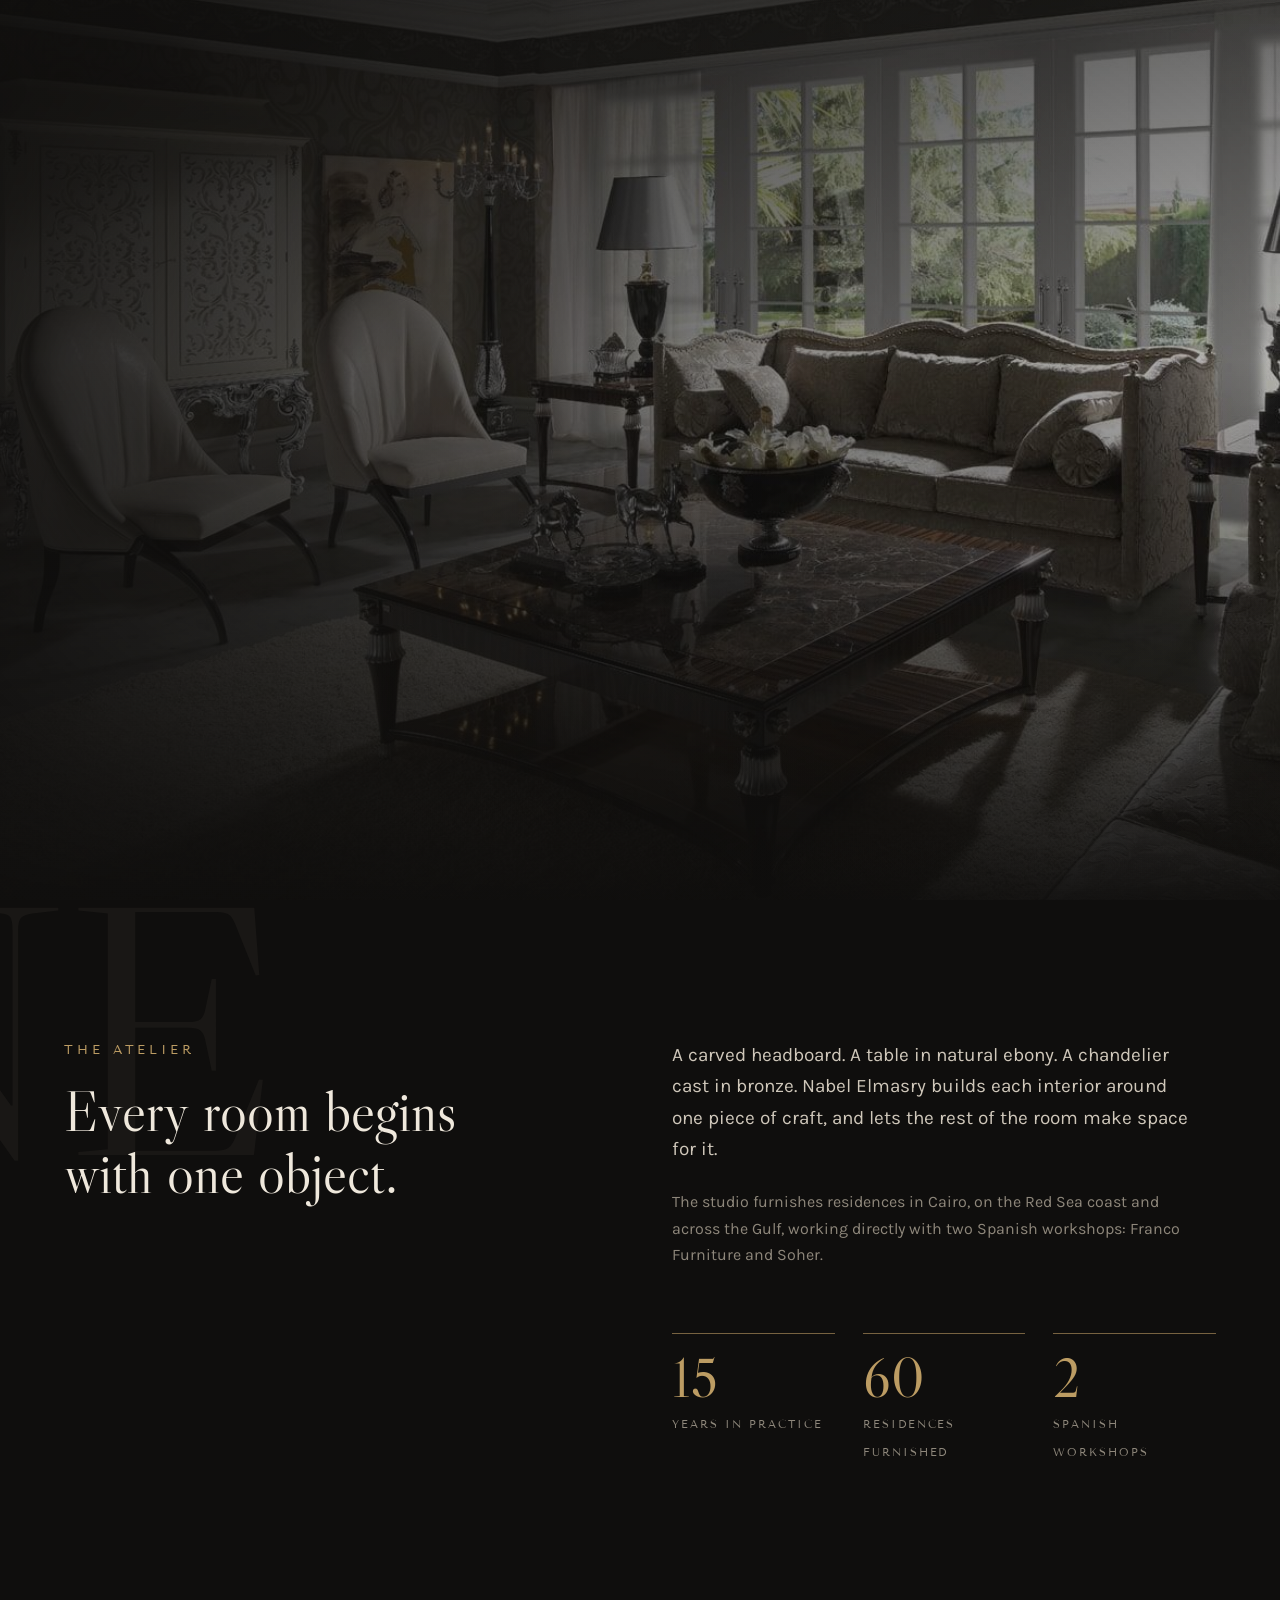
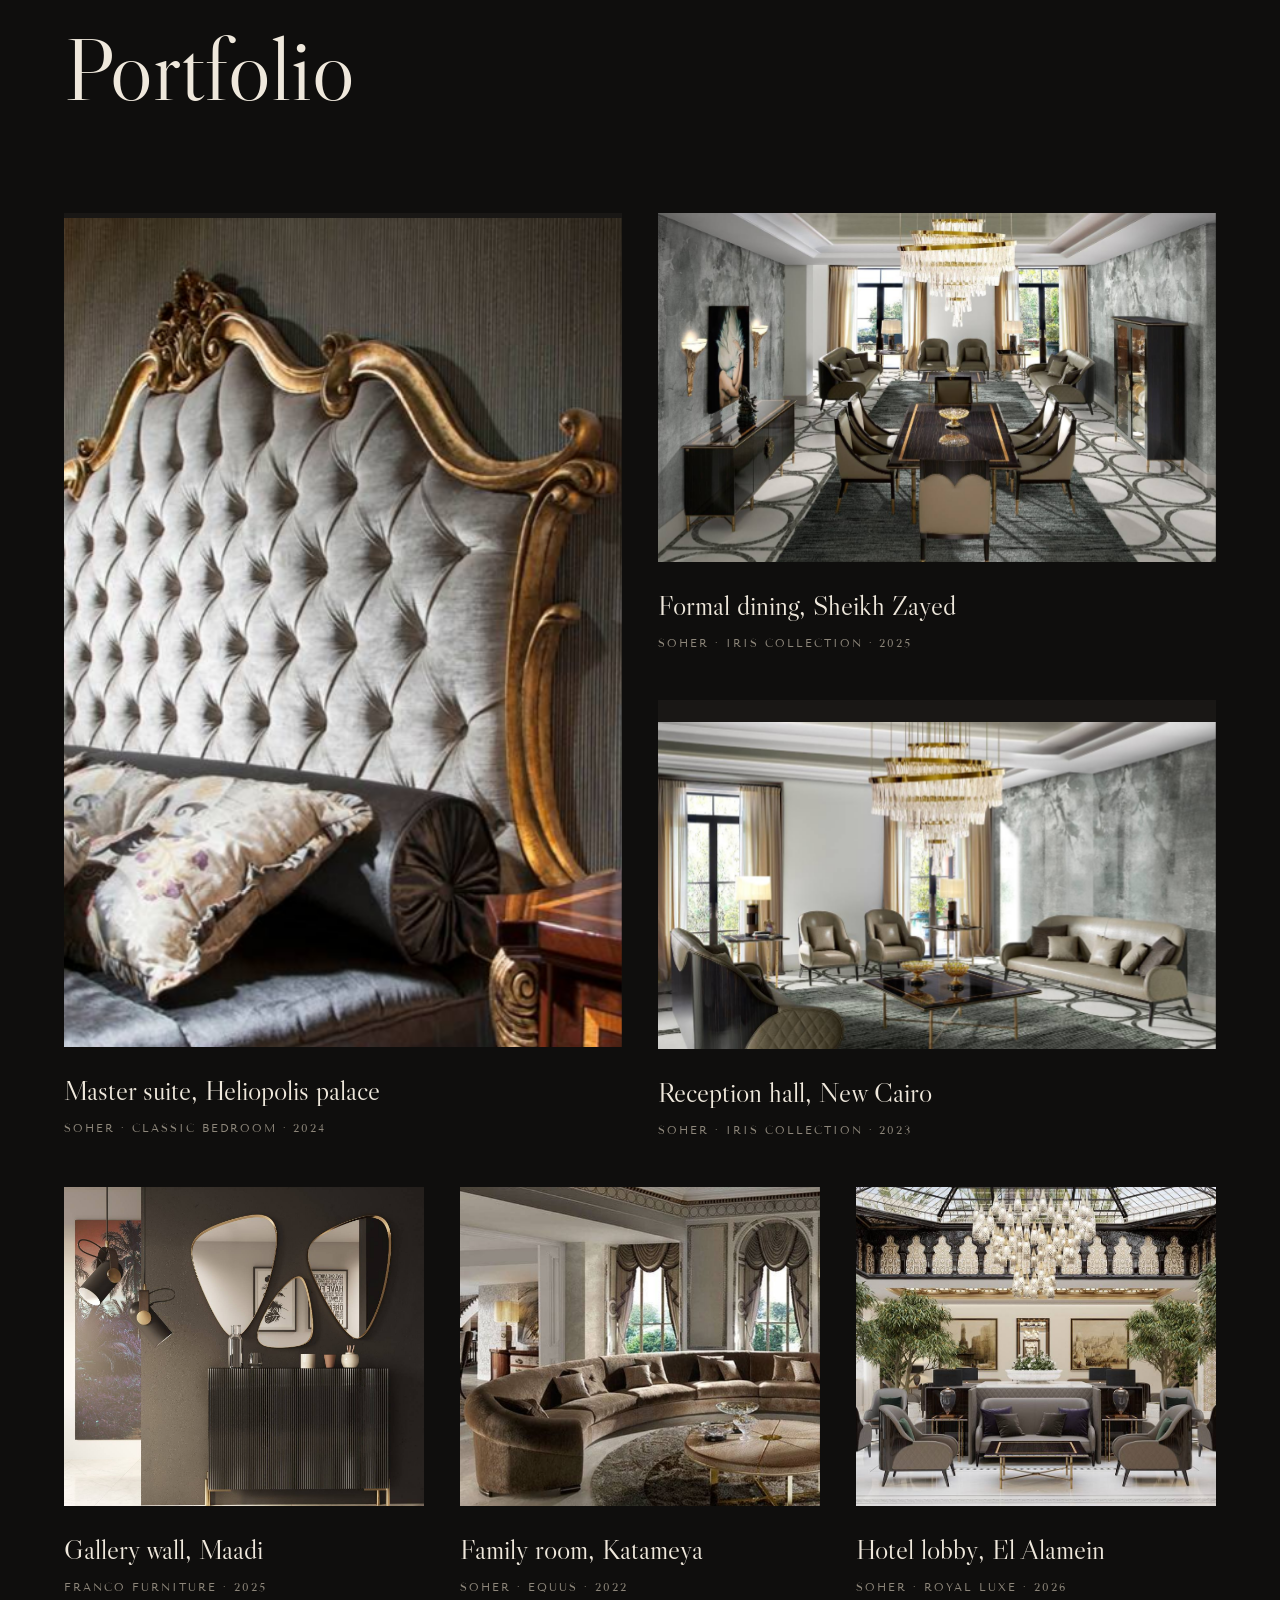
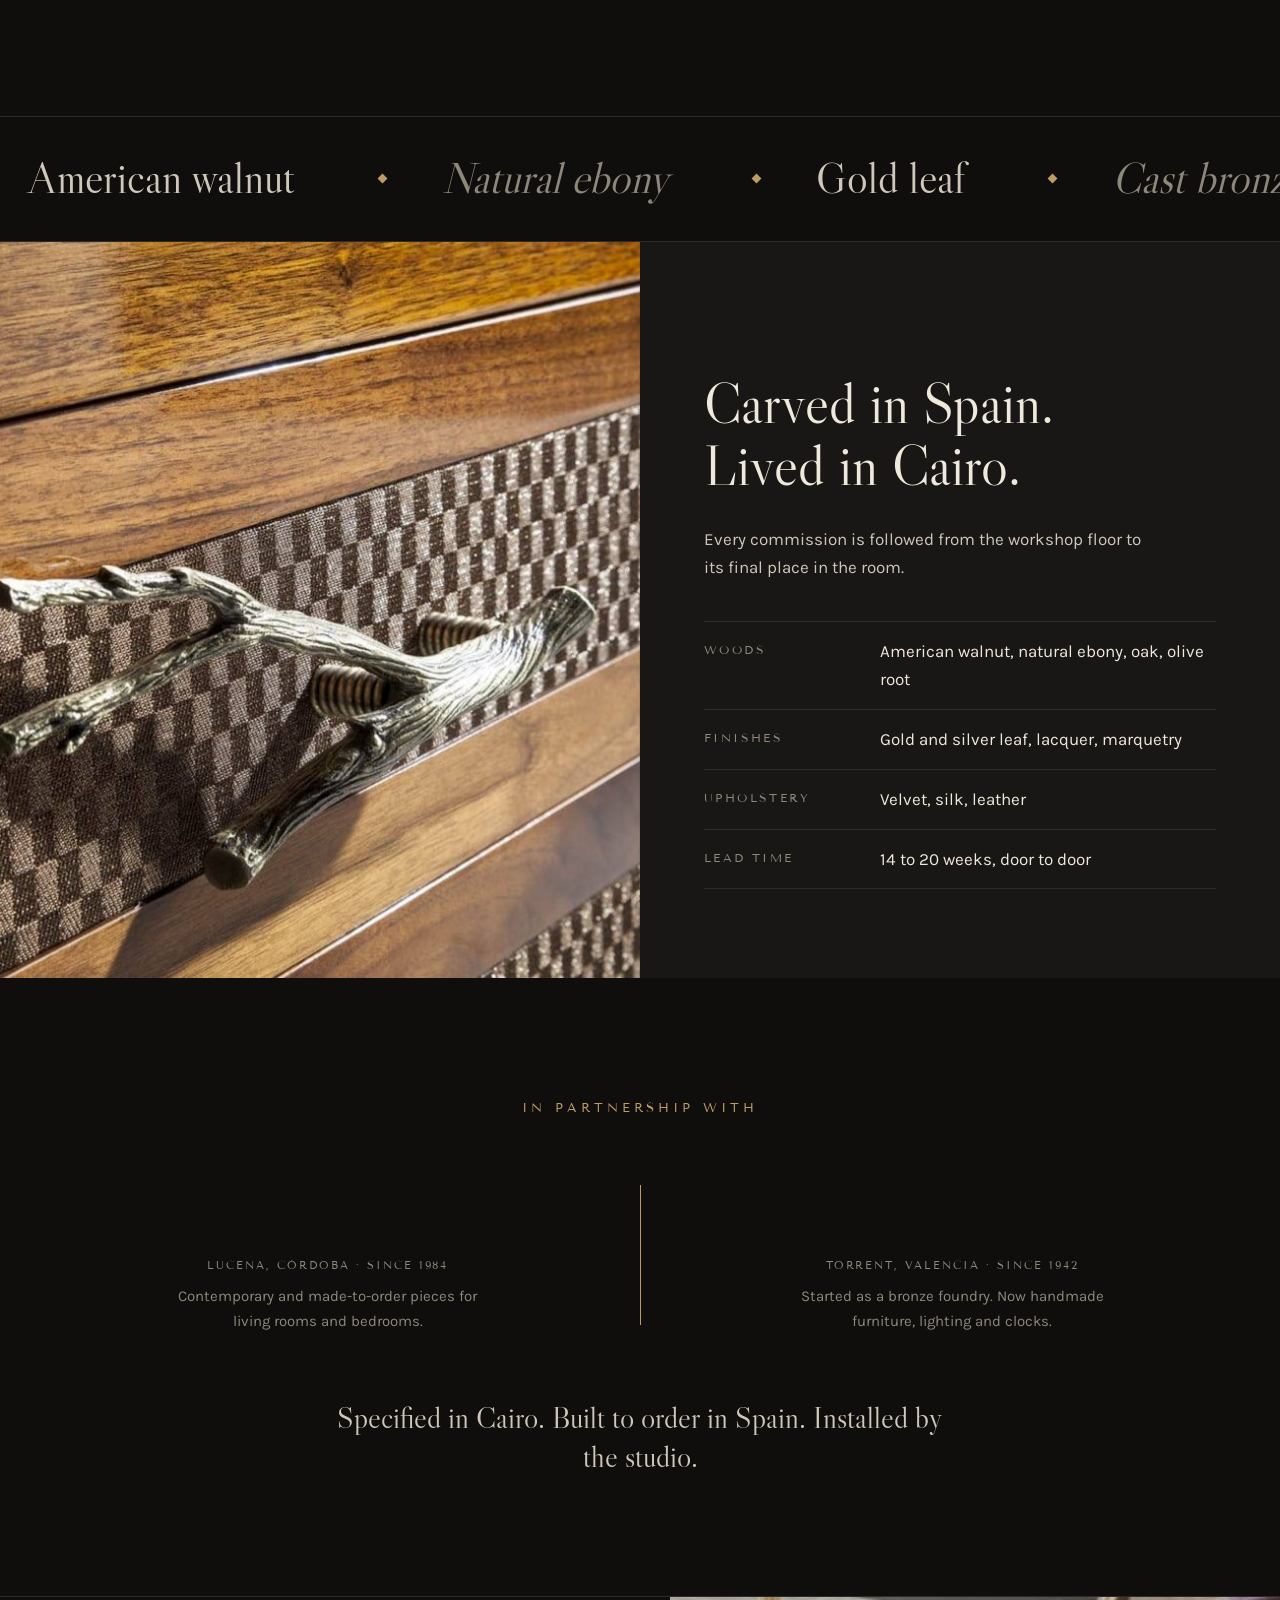
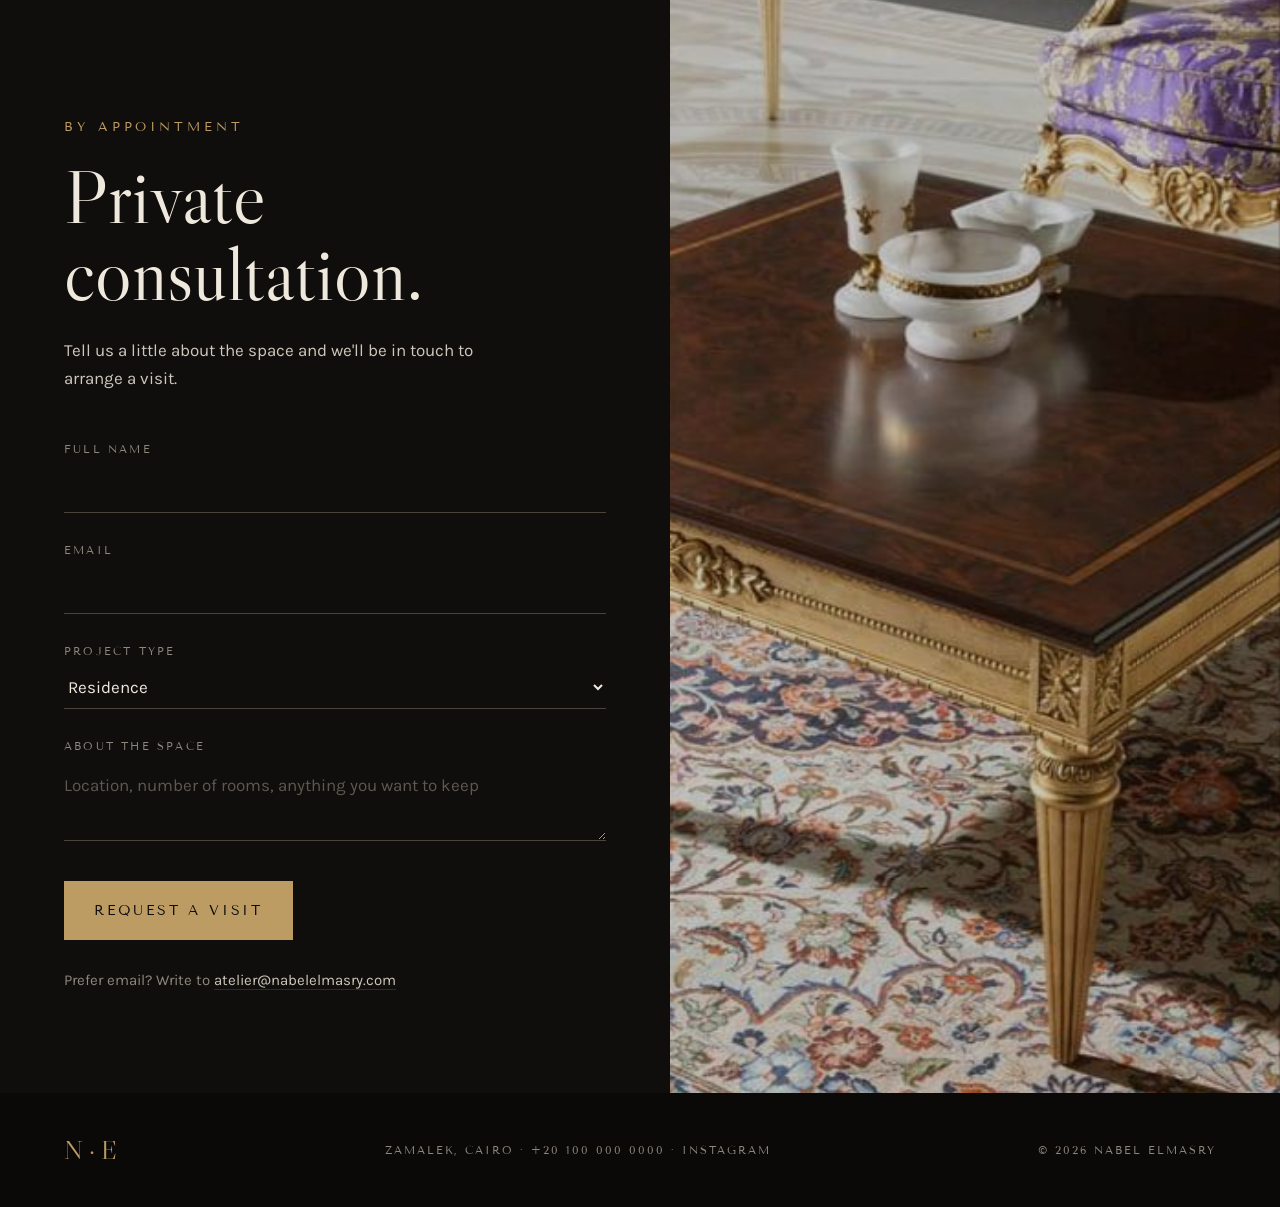
<file: index.html>
<!DOCTYPE html>
<html lang="en">
<head>
<meta charset="utf-8">
<meta name="viewport" content="width=device-width, initial-scale=1">
<title>Nabel Elmasry · Interior Design, Cairo</title>
<meta name="description" content="Nabel Elmasry furnishes homes and palaces in Cairo, the Red Sea coast and the Gulf with handmade pieces from Franco Furniture and Soher.">
<meta property="og:title" content="Nabel Elmasry · Interior Design, Cairo">
<meta property="og:description" content="Homes and palaces furnished with pieces made by hand in Spain.">
<meta property="og:image" content="assets/img/hero-living-room.jpg">
<meta name="theme-color" content="#0F0E0D">
<link rel="alternate" hreflang="en" href="./">
<link rel="alternate" hreflang="ar" href="ar/">
<link rel="icon" href="assets/favicon.svg" type="image/svg+xml">
<link rel="preconnect" href="https://fonts.googleapis.com">
<link rel="preconnect" href="https://fonts.gstatic.com" crossorigin>
<link rel="stylesheet" href="https://fonts.googleapis.com/css2?family=Libre+Caslon+Display&family=Tenor+Sans&family=Karla:wght@400;500&display=swap">
<link rel="preload" as="image" href="assets/img/hero-living-room.jpg">
<link rel="stylesheet" href="css/styles.css">
<script>document.documentElement.classList.add('js','is-loading');setTimeout(function(){document.documentElement.classList.remove('is-loading')},9000)</script>
</head>
<body>

<div class="loader" id="loader" aria-hidden="true">
 <div class="ld-in">
  <p class="ld-name"><span class="ld-w"><span>N</span><span>a</span><span>b</span><span>e</span><span>l</span></span> <span class="ld-w"><span>E</span><span>l</span><span>m</span><span>a</span><span>s</span><span>r</span><span>y</span></span></p>
  <i class="ld-line"></i>
  <p class="ld-sub">Interior design · Cairo</p>
 </div>
 <div class="ld-foot"><span>Zamalek, Cairo</span><span class="ld-pct">0</span></div>
</div>

<a class="skip" href="#main">Skip to content</a>

<header class="top" id="top">
 <div class="wrap top-in">
  <a class="mono" href="#main" aria-label="Nabel Elmasry, back to top">N · E</a>
  <nav class="links" aria-label="Main">
   <a href="#portfolio">Portfolio</a><a href="#atelier">Atelier</a><a href="#partners">Partners</a>
  </nav>
  <a class="lang" href="ar/" hreflang="ar" lang="ar">العربية</a>
  <a class="btn-o" href="#consult">Request a visit</a>
  <button class="menu-btn" type="button" aria-expanded="false" aria-controls="menu"><span>Menu</span><i></i><i></i></button>
 </div>
</header>

<div class="menu" id="menu" hidden>
 <nav aria-label="Mobile">
  <a href="#portfolio">Portfolio</a><a href="#atelier">Atelier</a><a href="#partners">Partners</a><a href="#consult">Request a visit</a>
 </nav>
 <p class="small">Zamalek, Cairo · <span dir="ltr" data-bind="email">atelier@nabelelmasry.com</span></p>
</div>

<main id="main">

<section class="hero">
 <div class="hero-media" data-parallax="0.18">
  <img src="assets/img/hero-living-room.jpg" width="1280" height="960" alt="Classical living room with a glass-top table, lamps and tall windows" fetchpriority="high">
 </div>
 <div class="wrap hero-body">
  <div class="lab" data-reveal="lab">Nabel Elmasry<span class="dot"> · </span><span class="br">Interior design, Cairo</span></div>
  <h1 data-split>The quiet<br>grandeur.</h1>
  <div class="hero-foot" data-reveal="line">
   <p data-reveal>Homes and palaces furnished with pieces made by hand in Spain, chosen one at a time.</p>
   <span class="small" data-reveal>Pictured: Panther collection by Soher</span>
  </div>
 </div>
 <a class="cue" href="#atelier" aria-label="Scroll to the atelier"><span>Scroll</span><i></i></a>
</section>

<section class="intro" id="atelier">
 <div class="ghost" aria-hidden="true" data-drift>NE</div>
 <div class="wrap igrid">
  <div>
   <div class="lab" data-reveal="lab">The atelier</div>
   <h2 data-split>Every room begins<br>with one object.</h2>
  </div>
  <div>
   <p class="lead" data-reveal>A carved headboard. A table in natural ebony. A chandelier cast in bronze. Nabel Elmasry builds each interior around one piece of craft, and lets the rest of the room make space for it.</p>
   <p class="sub" data-reveal>The studio furnishes residences in Cairo, on the Red Sea coast and across the Gulf, working directly with two Spanish workshops: Franco Furniture and Soher.</p>
   <div class="stats">
    <div data-reveal="line"><b data-count="15" data-bind-count="years_in_practice">15</b><span class="small">Years in practice</span></div>
    <div data-reveal="line"><b data-count="60" data-suffix="+" data-bind-count="residences_furnished">60+</b><span class="small">Residences furnished</span></div>
    <div data-reveal="line"><b data-count="2" data-bind-count="spanish_workshops">2</b><span class="small">Spanish workshops</span></div>
   </div>
  </div>
 </div>
</section>

<section class="wrap pf" id="portfolio">
 <div class="pf-head">
  <div>
   <h2 data-split>Portfolio</h2>
   <p class="small" data-reveal data-year-range="Selected rooms, {from} to {to}">Selected rooms, 2022 to 2026</p>
  </div>
  <div class="chips" role="group" aria-label="Filter projects" data-reveal>
   <button type="button" data-f="all" aria-pressed="true">All</button>
   <button type="button" data-f="res" aria-pressed="false">Residences</button>
   <button type="button" data-f="pal" aria-pressed="false">Palaces</button>
   <button type="button" data-f="hos" aria-pressed="false">Hospitality</button>
  </div>
 </div>
 <div class="grid" data-projects><!-- filled from content/projects.json --></div>
 <p class="empty small" hidden>No rooms in this category yet. <button type="button" data-f="all">Show all rooms</button></p>
</section>

<div class="marquee" aria-hidden="true">
 <div class="mq-track">
  <span>American walnut</span><span>Natural ebony</span><span>Gold leaf</span><span>Cast bronze</span><span>Silk velvet</span><span>Marquetry</span><span>Olive root</span><span>Silver leaf</span>
  <span>American walnut</span><span>Natural ebony</span><span>Gold leaf</span><span>Cast bronze</span><span>Silk velvet</span><span>Marquetry</span><span>Olive root</span><span>Silver leaf</span>
 </div>
</div>

<section class="craft">
 <div class="ph" data-reveal="img"><span class="px" data-parallax="0.12"><img src="assets/img/marquetry-drawer.jpg" width="1280" height="853" loading="lazy" decoding="async" alt="Marquetry drawer front with a cast bronze handle"></span></div>
 <div class="body">
  <div class="lab" data-reveal="lab">Made by hand</div>
  <h2 data-split>Carved in Spain.<br>Lived in Cairo.</h2>
  <p data-reveal>Every commission is followed from the workshop floor to its final place in the room.</p>
  <dl class="spec">
   <div data-reveal="line"><dt>Woods</dt><dd>American walnut, natural ebony, oak, olive root</dd></div>
   <div data-reveal="line"><dt>Finishes</dt><dd>Gold and silver leaf, lacquer, marquetry</dd></div>
   <div data-reveal="line"><dt>Upholstery</dt><dd>Velvet, silk, leather</dd></div>
   <div data-reveal="line"><dt>Lead time</dt><dd>14 to 20 weeks, door to door</dd></div>
  </dl>
 </div>
</section>

<section class="wrap partners" id="partners">
 <div class="lab" data-reveal="lab">In partnership with</div>
 <div class="pgrid">
  <div data-reveal>
   <div class="word" data-reveal="spread">FRANCO FURNITURE</div>
   <div class="small">Lucena, Córdoba · Since 1984</div>
   <p class="pnote">Contemporary and made-to-order pieces for living rooms and bedrooms.</p>
  </div>
  <div class="rule" data-reveal="rule"></div>
  <div data-reveal>
   <div class="word s" data-reveal="spread">SOHER</div>
   <div class="small">Torrent, Valencia · Since 1942</div>
   <p class="pnote">Started as a bronze foundry. Now handmade furniture, lighting and clocks.</p>
  </div>
 </div>
 <blockquote data-split>Specified in Cairo. Built to order in Spain. Installed by the studio.</blockquote>
</section>

<section class="consult" id="consult">
 <div class="body">
  <div class="lab" data-reveal="lab">By appointment</div>
  <h2 data-split>Private<br>consultation.</h2>
  <p class="intro-p" data-reveal>Tell us a little about the space and we'll be in touch to arrange a visit.</p>
  <form id="f" novalidate data-reveal>
   <label for="n"><span>Full name</span><input id="n" name="n" autocomplete="name" required aria-describedby="n-err"><em class="err" id="n-err" aria-live="polite"></em></label>
   <label for="e"><span>Email</span><input id="e" name="e" type="email" autocomplete="email" required aria-describedby="e-err"><em class="err" id="e-err" aria-live="polite"></em></label>
   <label for="t"><span>Project type</span><select id="t" name="t"><option>Residence</option><option>Palace or villa</option><option>Hotel or hospitality</option></select></label>
   <label for="m"><span>About the space</span><textarea id="m" name="m" placeholder="Location, number of rooms, anything you want to keep"></textarea></label>
   <div class="fact"><button class="btn" type="submit"><span>Request a visit</span></button><span class="note" id="note">Prefer email? Write to <a href="mailto:atelier@nabelelmasry.com" data-bind="email">atelier@nabelelmasry.com</a></span></div>
  </form>
 </div>
 <div class="ph" data-reveal="img"><span class="px" data-parallax="0.12"><img src="assets/img/walnut-table.jpg" width="1024" height="682" loading="lazy" decoding="async" alt="Gilded walnut table on a Persian carpet"></span></div>
</section>

</main>

<footer>
 <div class="wrap">
  <a class="mono" href="#main" aria-label="Back to top">N · E</a>
  <span class="small">Zamalek, Cairo · <a href="tel:+201000000000" data-bind="phone">+20 100 000 0000</a> · <a href="https://instagram.com/" rel="noopener" data-bind="instagram">Instagram</a></span>
  <span class="small">© 2026 Nabel Elmasry</span>
 </div>
</footer>

<dialog class="lb" id="lb" aria-label="Enlarged photo">
 <figure><img alt=""><figcaption><span class="lb-t"></span><span class="small lb-s"></span></figcaption></figure>
 <button class="lb-x" type="button" aria-label="Close">Close</button>
</dialog>

<div class="cursor" aria-hidden="true"><span>View</span></div>

<script src="js/main.js" defer></script>
</body>
</html>
</file>
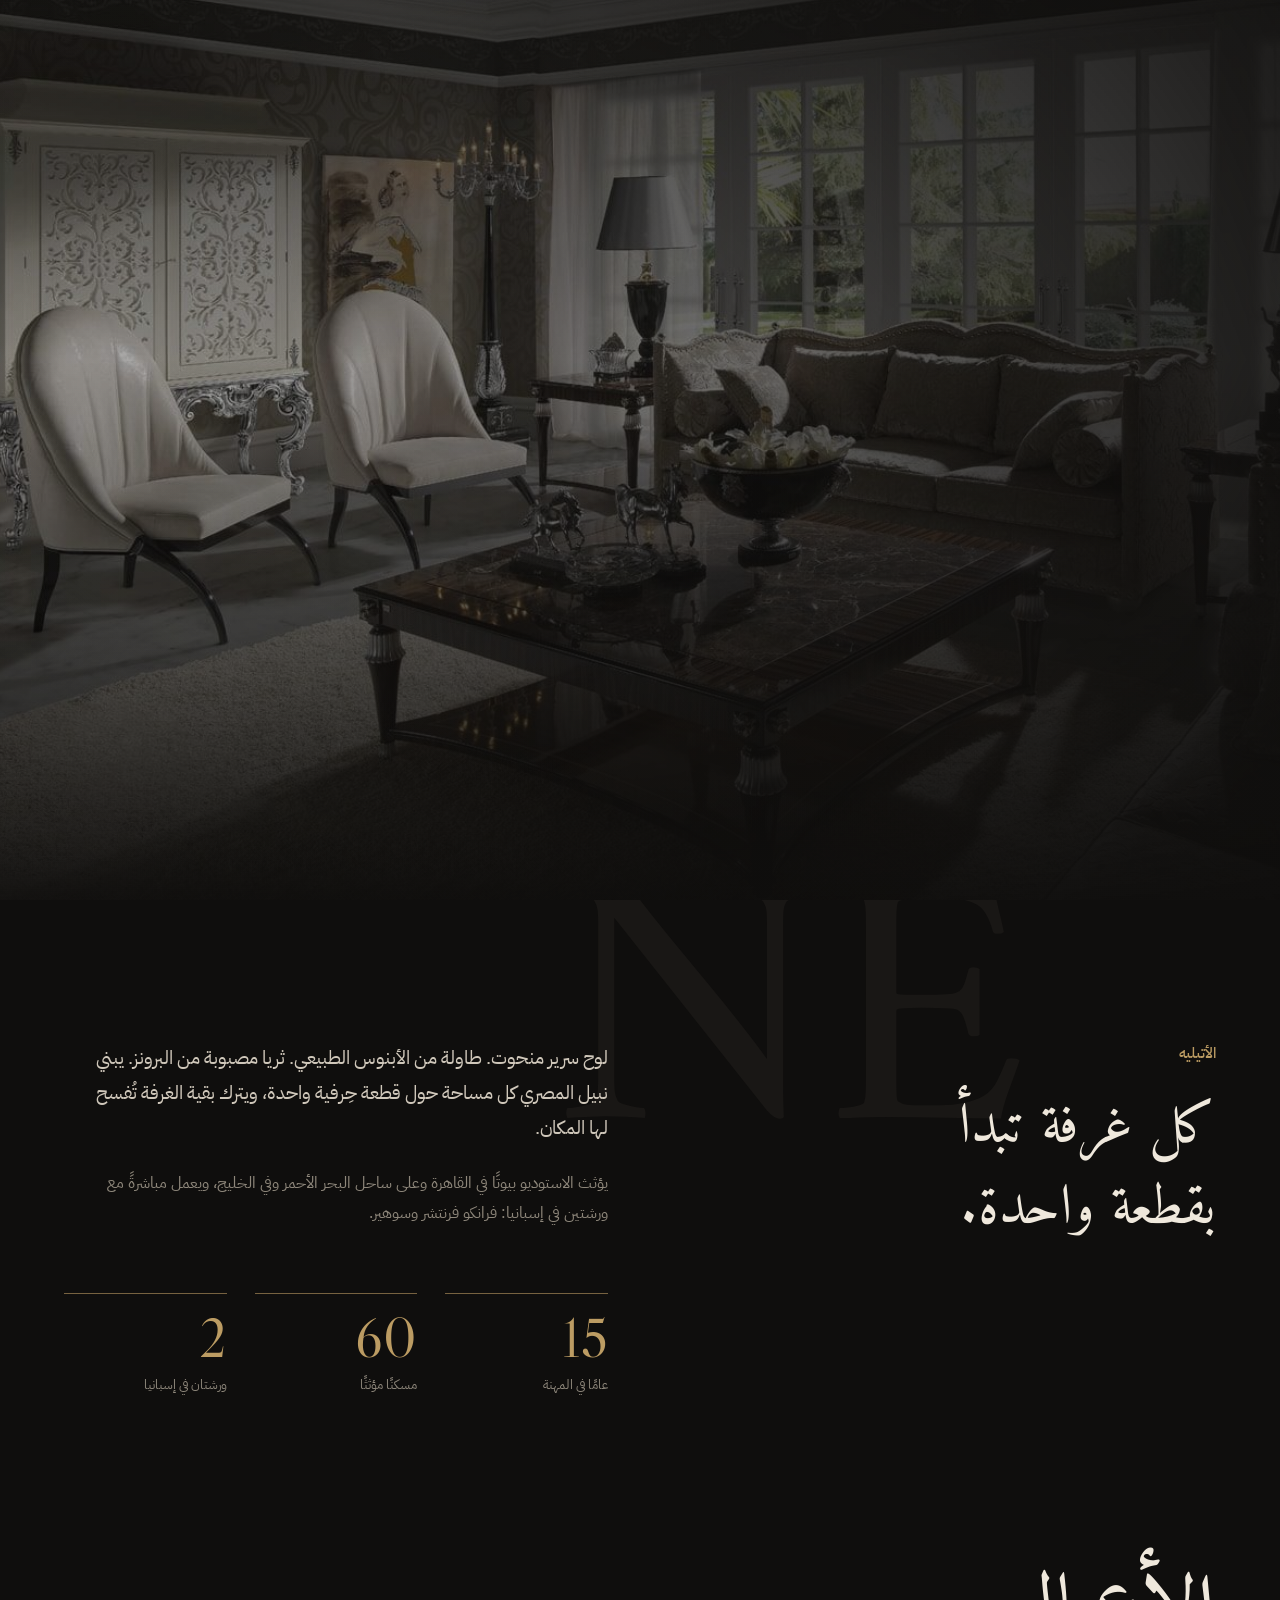
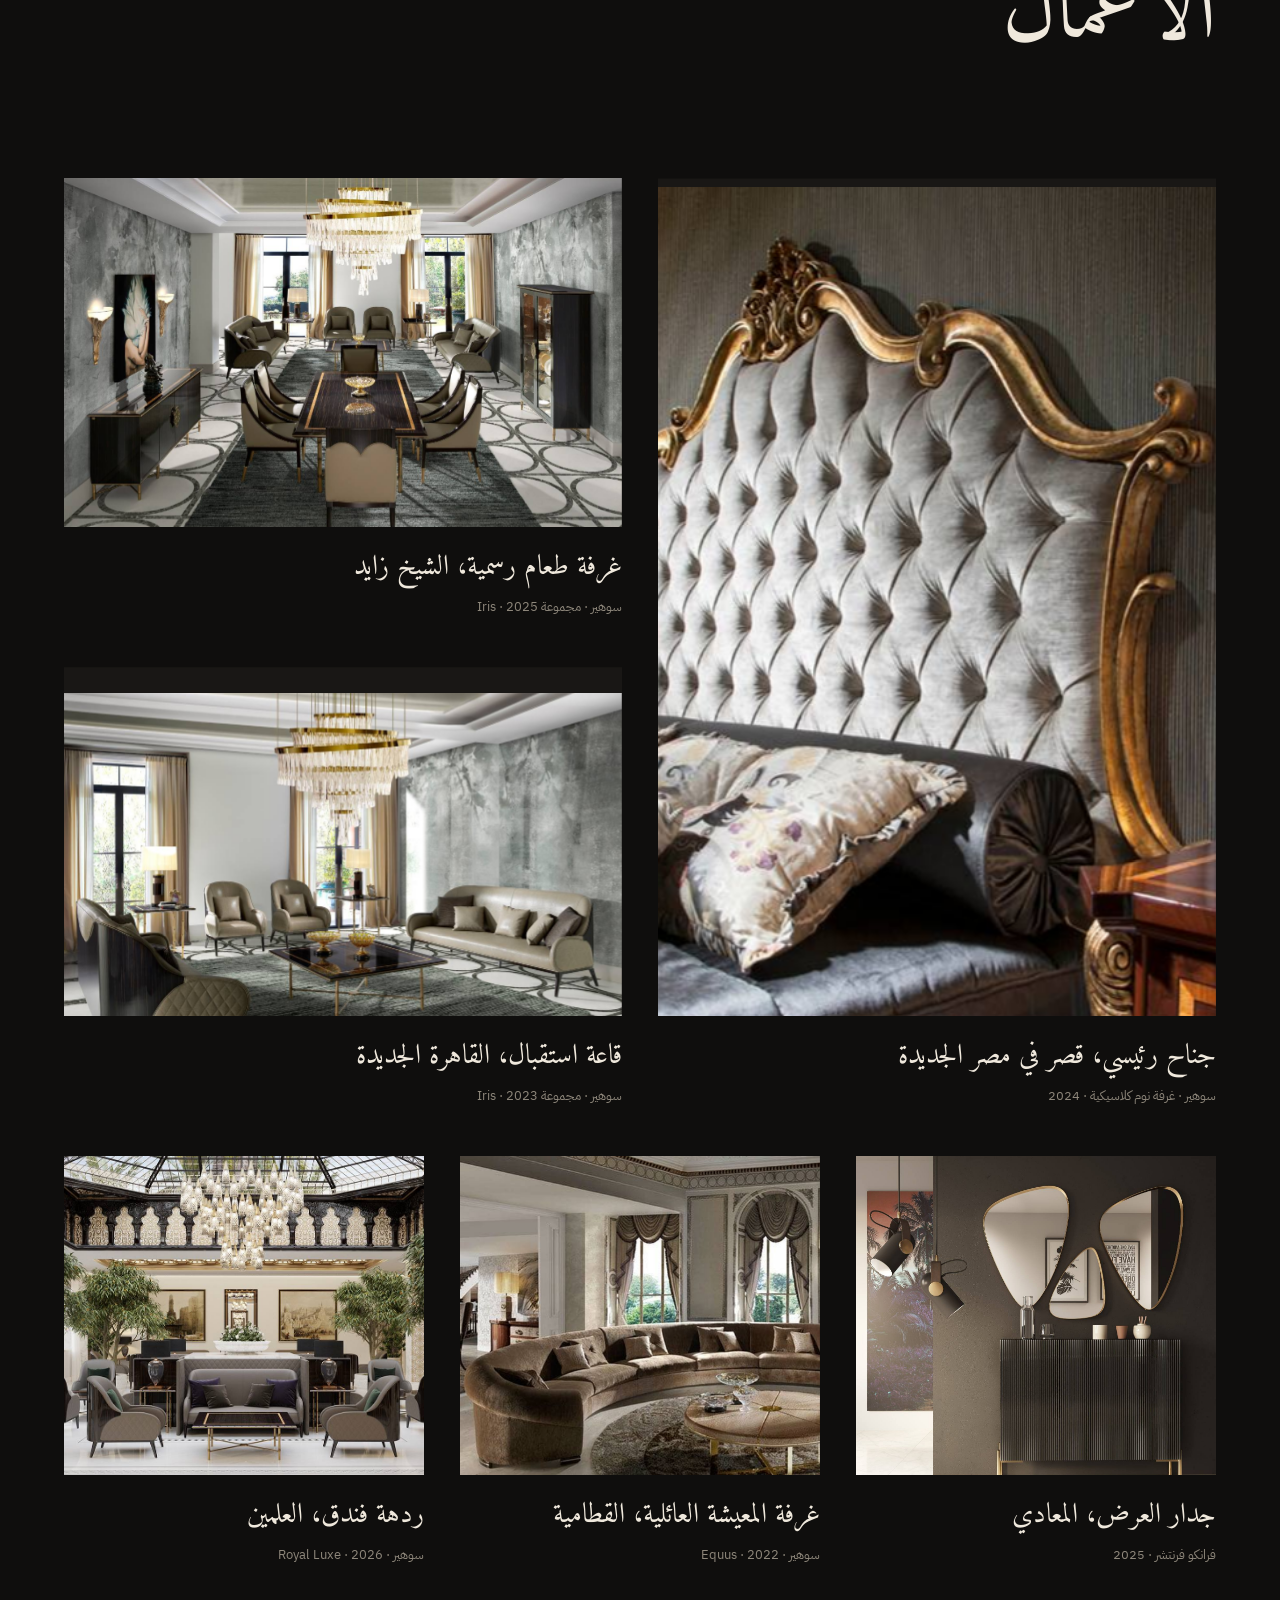
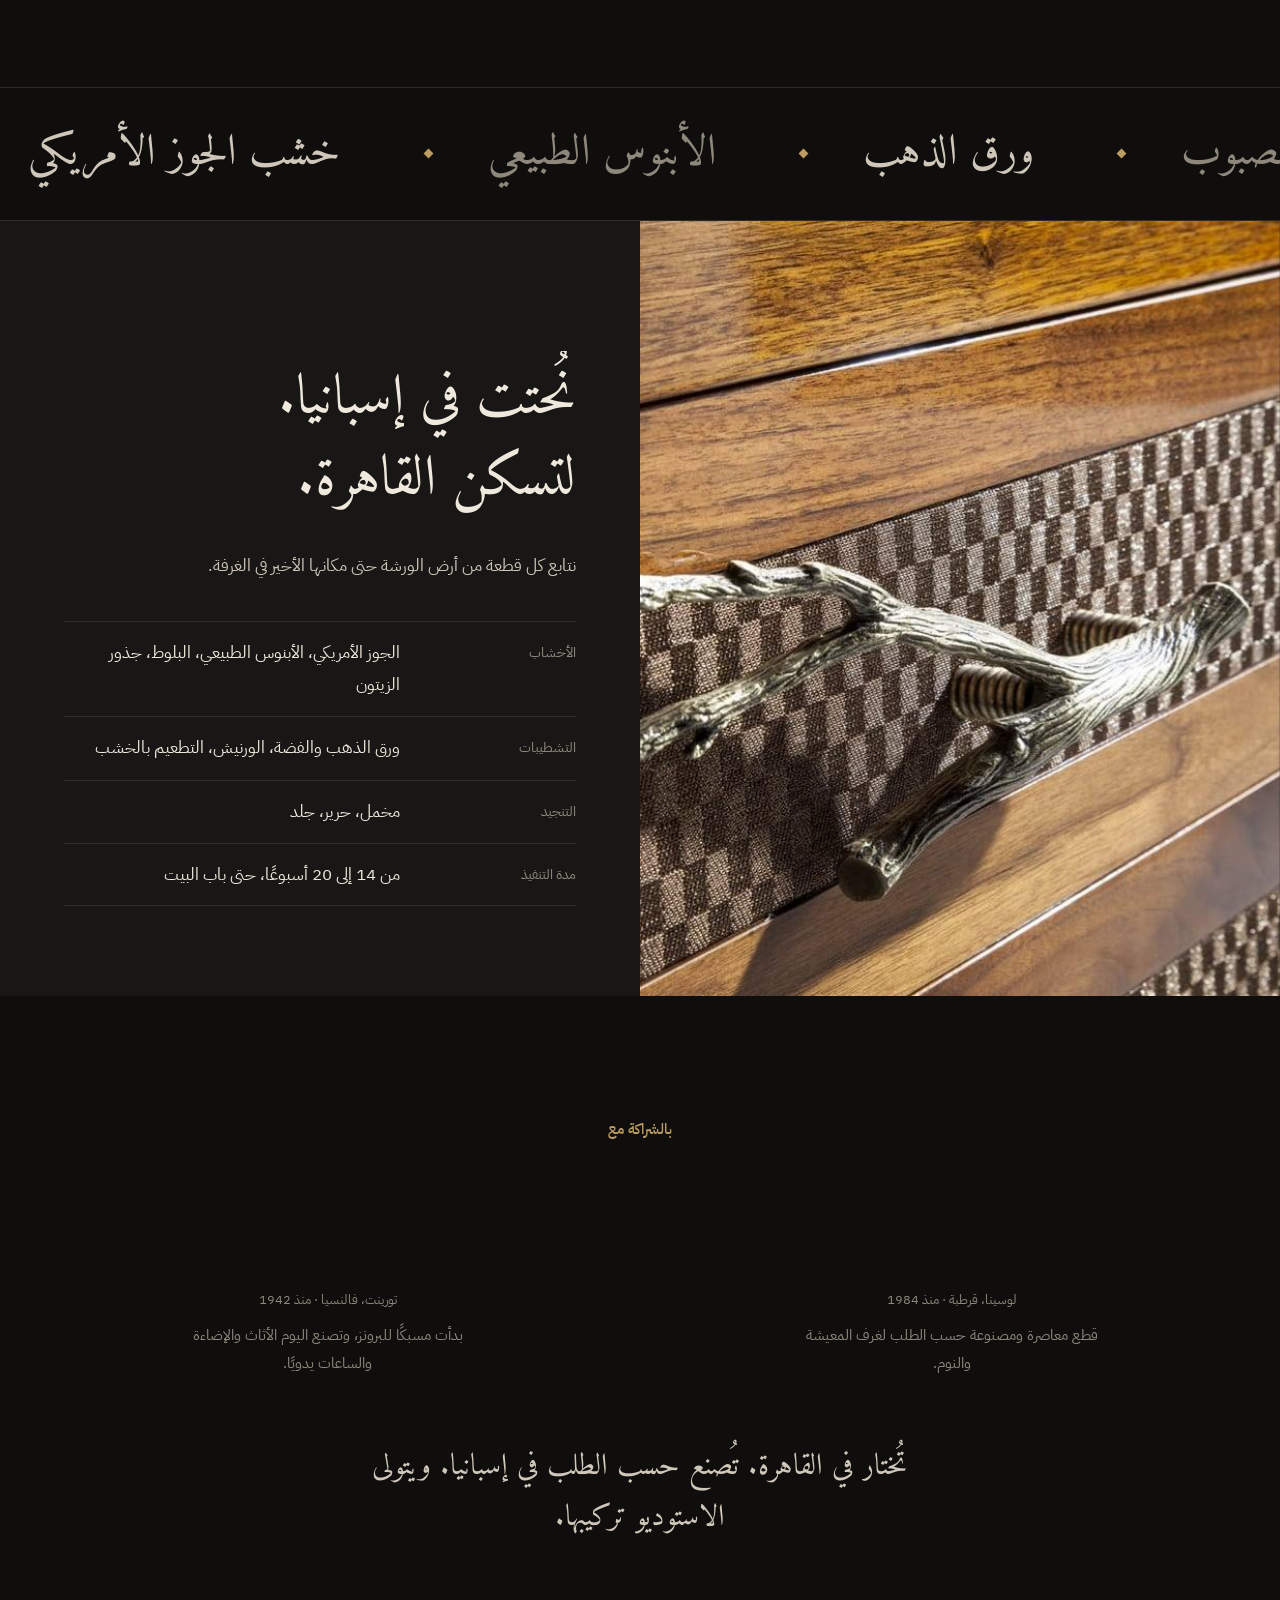
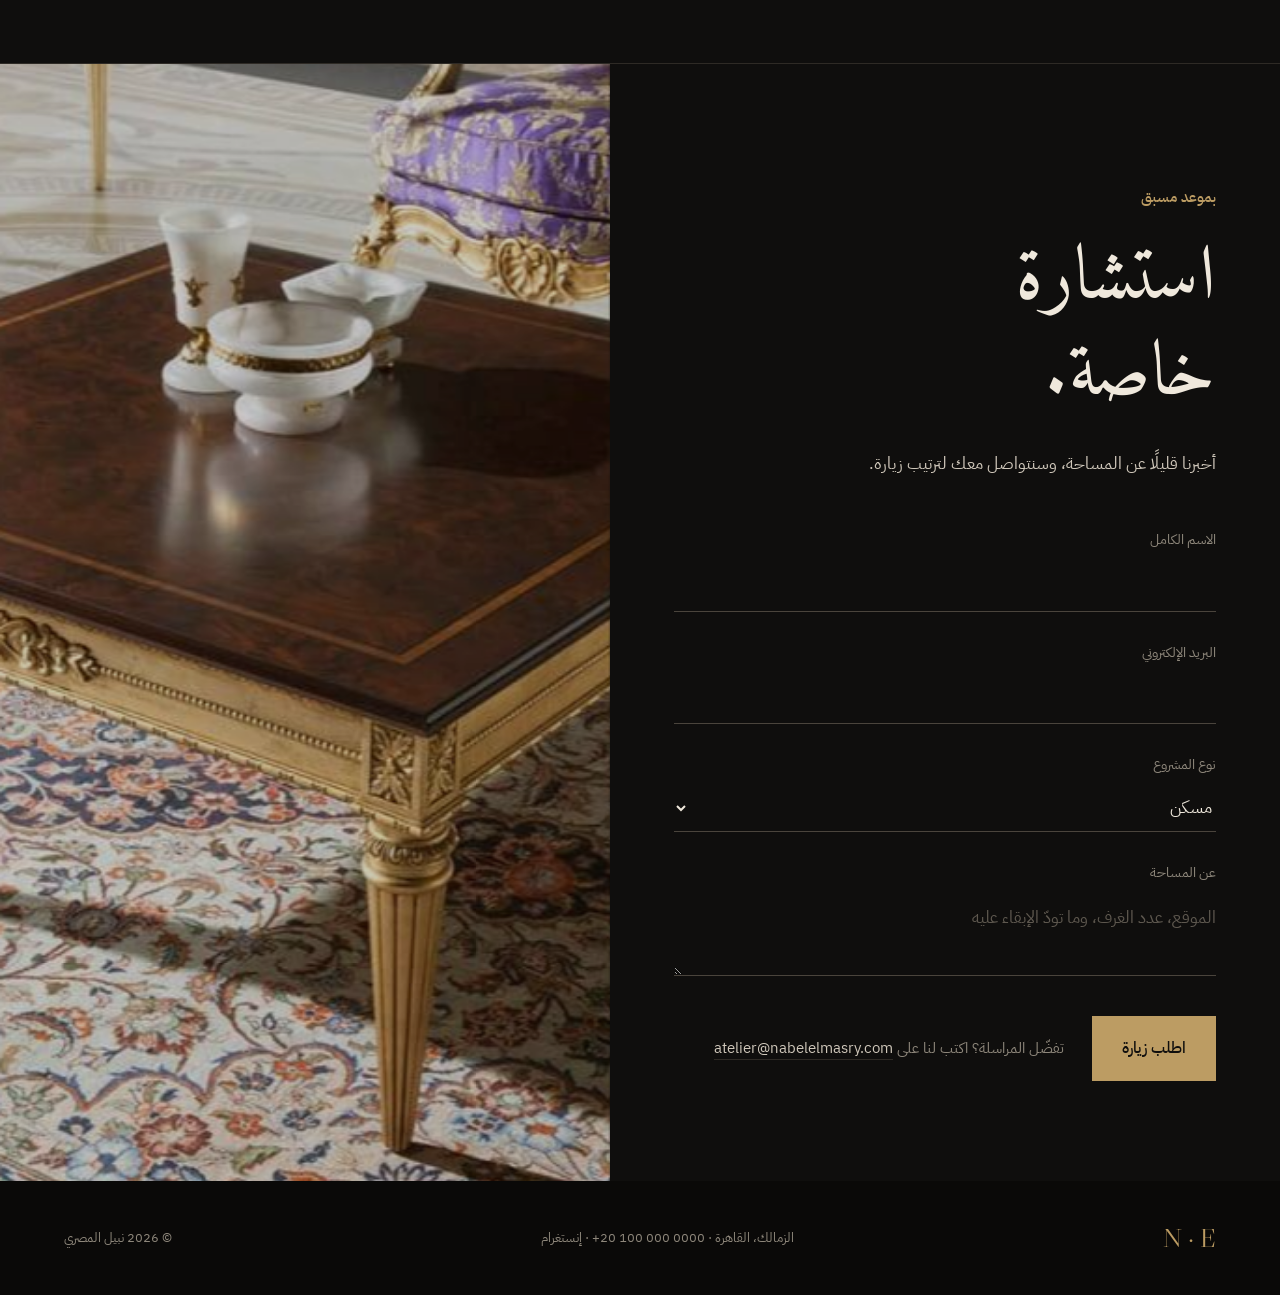
<file: ar/index.html>
<!DOCTYPE html>
<html lang="ar" dir="rtl">
<head>
<meta charset="utf-8">
<meta name="viewport" content="width=device-width, initial-scale=1">
<title>نبيل المصري · تصميم داخلي، القاهرة</title>
<meta name="description" content="يؤثث نبيل المصري البيوت والقصور في القاهرة وعلى ساحل البحر الأحمر وفي الخليج، بقطع مصنوعة يدويًا من ورش فرانكو فرنتشر وسوهير في إسبانيا.">
<meta property="og:title" content="نبيل المصري · تصميم داخلي، القاهرة">
<meta property="og:description" content="بيوت وقصور مؤثثة بقطع صُنعت يدويًا في إسبانيا.">
<meta property="og:image" content="../assets/img/hero-living-room.jpg">
<meta property="og:locale" content="ar_EG">
<meta name="theme-color" content="#0F0E0D">
<link rel="alternate" hreflang="en" href="../">
<link rel="alternate" hreflang="ar" href="./">
<link rel="icon" href="../assets/favicon.svg" type="image/svg+xml">
<link rel="preconnect" href="https://fonts.googleapis.com">
<link rel="preconnect" href="https://fonts.gstatic.com" crossorigin>
<link rel="stylesheet" href="https://fonts.googleapis.com/css2?family=Amiri:wght@400;700&family=IBM+Plex+Sans+Arabic:wght@400;500&family=Libre+Caslon+Display&family=Tenor+Sans&display=swap">
<link rel="preload" as="image" href="../assets/img/hero-living-room.jpg">
<link rel="stylesheet" href="../css/styles.css">
<link rel="stylesheet" href="../css/ar.css">
<script>document.documentElement.classList.add('js','is-loading');setTimeout(function(){document.documentElement.classList.remove('is-loading')},9000)</script>
</head>
<body>

<div class="loader" id="loader" aria-hidden="true">
 <div class="ld-in">
  <p class="ld-name"><span class="ld-w"><span>نبيل</span></span> <span class="ld-w"><span>المصري</span></span></p>
  <i class="ld-line"></i>
  <p class="ld-sub">تصميم داخلي · القاهرة</p>
 </div>
 <div class="ld-foot"><span>الزمالك، القاهرة</span><span class="ld-pct">0</span></div>
</div>

<a class="skip" href="#main">انتقل إلى المحتوى</a>

<header class="top" id="top">
 <div class="wrap top-in">
  <a class="mono" href="#main" aria-label="نبيل المصري، العودة إلى الأعلى">N · E</a>
  <nav class="links" aria-label="القائمة الرئيسية">
   <a href="#portfolio">الأعمال</a><a href="#atelier">الأتيليه</a><a href="#partners">الشركاء</a>
  </nav>
  <a class="lang" href="../" hreflang="en" lang="en">English</a>
  <a class="btn-o" href="#consult">اطلب زيارة</a>
  <button class="menu-btn" type="button" aria-expanded="false" aria-controls="menu"><span>القائمة</span><i></i><i></i></button>
 </div>
</header>

<div class="menu" id="menu" hidden>
 <nav aria-label="قائمة الجوال">
  <a href="#portfolio">الأعمال</a><a href="#atelier">الأتيليه</a><a href="#partners">الشركاء</a><a href="#consult">اطلب زيارة</a>
 </nav>
 <p class="small">الزمالك، القاهرة · <span dir="ltr" data-bind="email">atelier@nabelelmasry.com</span></p>
</div>

<main id="main">

<section class="hero">
 <div class="hero-media" data-parallax="0.18">
  <img src="../assets/img/hero-living-room.jpg" width="1280" height="960" alt="غرفة معيشة كلاسيكية بطاولة زجاجية ومصابيح ونوافذ عالية" fetchpriority="high">
 </div>
 <div class="wrap hero-body">
  <div class="lab" data-reveal="lab">نبيل المصري<span class="dot"> · </span><span class="br">تصميم داخلي، القاهرة</span></div>
  <h1 data-split>الفخامة<br>الهادئة.</h1>
  <div class="hero-foot" data-reveal="line">
   <p data-reveal>بيوت وقصور مؤثثة بقطع صُنعت يدويًا في إسبانيا، اختيرت واحدةً تلو الأخرى.</p>
   <span class="small" data-reveal>في الصورة: مجموعة <span lang="en">Panther</span> من سوهير</span>
  </div>
 </div>
 <a class="cue" href="#atelier" aria-label="انتقل إلى الأتيليه"><span>مرّر</span><i></i></a>
</section>

<section class="intro" id="atelier">
 <div class="ghost" aria-hidden="true" data-drift>NE</div>
 <div class="wrap igrid">
  <div>
   <div class="lab" data-reveal="lab">الأتيليه</div>
   <h2 data-split>كل غرفة تبدأ<br>بقطعة واحدة.</h2>
  </div>
  <div>
   <p class="lead" data-reveal>لوح سرير منحوت. طاولة من الأبنوس الطبيعي. ثريا مصبوبة من البرونز. يبني نبيل المصري كل مساحة حول قطعة حِرفية واحدة، ويترك بقية الغرفة تُفسح لها المكان.</p>
   <p class="sub" data-reveal>يؤثث الاستوديو بيوتًا في القاهرة وعلى ساحل البحر الأحمر وفي الخليج، ويعمل مباشرةً مع ورشتين في إسبانيا: فرانكو فرنتشر وسوهير.</p>
   <div class="stats">
    <div data-reveal="line"><b data-count="15" data-bind-count="years_in_practice">15</b><span class="small">عامًا في المهنة</span></div>
    <div data-reveal="line"><b data-count="60" data-suffix="+" data-bind-count="residences_furnished">60+</b><span class="small">مسكنًا مؤثثًا</span></div>
    <div data-reveal="line"><b data-count="2" data-bind-count="spanish_workshops">2</b><span class="small">ورشتان في إسبانيا</span></div>
   </div>
  </div>
 </div>
</section>

<section class="wrap pf" id="portfolio">
 <div class="pf-head">
  <div>
   <h2 data-split>الأعمال</h2>
   <p class="small" data-reveal data-year-range="مختارات من {from} إلى {to}">مختارات من 2022 إلى 2026</p>
  </div>
  <div class="chips" role="group" aria-label="تصفية المشاريع" data-reveal>
   <button type="button" data-f="all" aria-pressed="true">الكل</button>
   <button type="button" data-f="res" aria-pressed="false">مساكن</button>
   <button type="button" data-f="pal" aria-pressed="false">قصور</button>
   <button type="button" data-f="hos" aria-pressed="false">ضيافة</button>
  </div>
 </div>
 <div class="grid" data-projects><!-- filled from content/projects.json --></div>
 <p class="empty small" hidden>لا توجد أعمال في هذا التصنيف بعد. <button type="button" data-f="all">اعرض كل الأعمال</button></p>
</section>

<div class="marquee" aria-hidden="true">
 <div class="mq-track">
  <span>خشب الجوز الأمريكي</span><span>الأبنوس الطبيعي</span><span>ورق الذهب</span><span>البرونز المصبوب</span><span>المخمل الحريري</span><span>التطعيم بالخشب</span><span>جذور الزيتون</span><span>ورق الفضة</span>
  <span>خشب الجوز الأمريكي</span><span>الأبنوس الطبيعي</span><span>ورق الذهب</span><span>البرونز المصبوب</span><span>المخمل الحريري</span><span>التطعيم بالخشب</span><span>جذور الزيتون</span><span>ورق الفضة</span>
 </div>
</div>

<section class="craft">
 <div class="ph" data-reveal="img"><span class="px" data-parallax="0.12"><img src="../assets/img/marquetry-drawer.jpg" width="1280" height="853" loading="lazy" decoding="async" alt="واجهة درج مطعّمة بالخشب بمقبض من البرونز المصبوب"></span></div>
 <div class="body">
  <div class="lab" data-reveal="lab">صناعة يدوية</div>
  <h2 data-split>نُحتت في إسبانيا.<br>لتسكن القاهرة.</h2>
  <p data-reveal>نتابع كل قطعة من أرض الورشة حتى مكانها الأخير في الغرفة.</p>
  <dl class="spec">
   <div data-reveal="line"><dt>الأخشاب</dt><dd>الجوز الأمريكي، الأبنوس الطبيعي، البلوط، جذور الزيتون</dd></div>
   <div data-reveal="line"><dt>التشطيبات</dt><dd>ورق الذهب والفضة، الورنيش، التطعيم بالخشب</dd></div>
   <div data-reveal="line"><dt>التنجيد</dt><dd>مخمل، حرير، جلد</dd></div>
   <div data-reveal="line"><dt>مدة التنفيذ</dt><dd>من 14 إلى 20 أسبوعًا، حتى باب البيت</dd></div>
  </dl>
 </div>
</section>

<section class="wrap partners" id="partners">
 <div class="lab" data-reveal="lab">بالشراكة مع</div>
 <div class="pgrid">
  <div data-reveal>
   <div class="word" data-reveal="spread" lang="en">FRANCO FURNITURE</div>
   <div class="small">لوسينا، قرطبة · منذ 1984</div>
   <p class="pnote">قطع معاصرة ومصنوعة حسب الطلب لغرف المعيشة والنوم.</p>
  </div>
  <div class="rule" data-reveal="rule"></div>
  <div data-reveal>
   <div class="word s" data-reveal="spread" lang="en">SOHER</div>
   <div class="small">تورينت، فالنسيا · منذ 1942</div>
   <p class="pnote">بدأت مسبكًا للبرونز، وتصنع اليوم الأثاث والإضاءة والساعات يدويًا.</p>
  </div>
 </div>
 <blockquote data-split>تُختار في القاهرة. تُصنع حسب الطلب في إسبانيا. ويتولى الاستوديو تركيبها.</blockquote>
</section>

<section class="consult" id="consult">
 <div class="body">
  <div class="lab" data-reveal="lab">بموعد مسبق</div>
  <h2 data-split>استشارة<br>خاصة.</h2>
  <p class="intro-p" data-reveal>أخبرنا قليلًا عن المساحة، وسنتواصل معك لترتيب زيارة.</p>
  <form id="f" novalidate data-reveal>
   <label for="n"><span>الاسم الكامل</span><input id="n" name="n" autocomplete="name" required aria-describedby="n-err"><em class="err" id="n-err" aria-live="polite"></em></label>
   <label for="e"><span>البريد الإلكتروني</span><input id="e" name="e" type="email" autocomplete="email" required aria-describedby="e-err"><em class="err" id="e-err" aria-live="polite"></em></label>
   <label for="t"><span>نوع المشروع</span><select id="t" name="t"><option>مسكن</option><option>قصر أو فيلا</option><option>فندق أو منشأة ضيافة</option></select></label>
   <label for="m"><span>عن المساحة</span><textarea id="m" name="m" placeholder="الموقع، عدد الغرف، وما تودّ الإبقاء عليه"></textarea></label>
   <div class="fact"><button class="btn" type="submit"><span>اطلب زيارة</span></button><span class="note" id="note">تفضّل المراسلة؟ اكتب لنا على <a href="mailto:atelier@nabelelmasry.com" dir="ltr" data-bind="email">atelier@nabelelmasry.com</a></span></div>
  </form>
 </div>
 <div class="ph" data-reveal="img"><span class="px" data-parallax="0.12"><img src="../assets/img/walnut-table.jpg" width="1024" height="682" loading="lazy" decoding="async" alt="طاولة من خشب الجوز المذهّب على سجادة فارسية"></span></div>
</section>

</main>

<footer>
 <div class="wrap">
  <a class="mono" href="#main" aria-label="العودة إلى الأعلى">N · E</a>
  <span class="small">الزمالك، القاهرة · <a href="tel:+201000000000" dir="ltr" data-bind="phone">+20 100 000 0000</a> · <a href="https://instagram.com/" rel="noopener" data-bind="instagram">إنستغرام</a></span>
  <span class="small">© 2026 نبيل المصري</span>
 </div>
</footer>

<dialog class="lb" id="lb" aria-label="صورة مكبّرة">
 <figure><img alt=""><figcaption><span class="lb-t"></span><span class="small lb-s"></span></figcaption></figure>
 <button class="lb-x" type="button" aria-label="إغلاق">إغلاق</button>
</dialog>

<div class="cursor" aria-hidden="true"><span>عرض</span></div>

<script src="../js/main.js" defer></script>
</body>
</html>
</file>
<file: css/styles.css>
:root{
 --bg:#0F0E0D;--sf:#191715;--deep:#0A0908;--gold:#BC9C63;--gold-2:#D1B37C;--tx:#EFE8DC;--tx2:#CFC7BA;--mu:#8E877B;--ln:#2E2A25;--err:#E08A6E;
 --disp:"Libre Caslon Display","Caslon",Georgia,serif;--lab:"Tenor Sans","Gill Sans",system-ui,sans-serif;--body:"Karla",system-ui,sans-serif;
 --ease:cubic-bezier(.2,.7,.2,1);--ease-io:cubic-bezier(.77,0,.18,1);
 color-scheme:dark
}
*{box-sizing:border-box}
html{scroll-behavior:smooth;scroll-padding-top:90px}
body{margin:0;background:var(--bg);color:var(--tx);font-family:var(--body);font-size:17px;line-height:1.65;-webkit-font-smoothing:antialiased;overflow-x:hidden}
img{display:block;width:100%;height:100%;max-width:100%;object-fit:cover}
a{color:inherit;text-decoration:none}
button{font:inherit;color:inherit}
:focus-visible{outline:1px solid var(--gold);outline-offset:4px}
::selection{background:var(--gold);color:var(--bg)}
:root{--max:1296px}
@media (min-width:1800px){:root{--max:1440px}}
.wrap{max-width:var(--max);margin:0 auto;padding-inline:clamp(16px,5vw,72px)}
.lab{font-family:var(--lab);font-size:13px;letter-spacing:.3em;text-transform:uppercase;color:var(--gold)}
.small{font-family:var(--lab);font-size:11px;letter-spacing:.18em;text-transform:uppercase;color:var(--mu)}
.small a:hover{color:var(--gold)}
h1,h2,h3{font-family:var(--disp);font-weight:400;margin:0;text-wrap:balance}
.skip{position:fixed;left:16px;top:-60px;z-index:100;background:var(--gold);color:var(--bg);padding:10px 16px;font-family:var(--lab);font-size:12px;letter-spacing:.2em;text-transform:uppercase}
.skip:focus{top:16px}

/* loader */
.loader{display:none}
.js .loader{position:fixed;inset:0;z-index:200;display:flex;flex-direction:column;align-items:center;justify-content:center;background:var(--deep);color:var(--tx);
 clip-path:inset(0);transition:clip-path 1.1s var(--ease-io);
 animation:ldFailsafe .6s 8s forwards} /* if the script never runs, get out of the way */
@keyframes ldFailsafe{to{opacity:0;visibility:hidden}}
.js.is-loading{overflow:hidden}
.ld-in{display:grid;justify-items:center;gap:22px;padding-inline:16px}
.ld-name{margin:0;font-family:var(--disp);font-size:clamp(40px,11vw,132px);line-height:1;letter-spacing:-.01em;white-space:nowrap}
.ld-w{display:inline-block;overflow:hidden;padding:.04em .02em .16em;margin-bottom:-.12em;vertical-align:top}
.ld-w>span{display:inline-block;transform:translateY(115%);color:var(--gold);
 transition:transform 1.1s var(--ease),color 1.2s ease}
.ld-line{display:block;width:min(240px,40vw);height:1px;background:var(--gold);transform:scaleX(0);transition:transform 1.3s var(--ease-io) .5s}
.ld-sub{margin:0;font-family:var(--lab);font-size:12px;letter-spacing:.6em;text-transform:uppercase;color:var(--mu);opacity:0;transition:opacity 1s ease .9s,letter-spacing 1.6s var(--ease) .9s}
.ld-foot{position:absolute;left:0;right:0;bottom:0;display:flex;justify-content:space-between;padding:28px clamp(16px,5vw,72px);font-family:var(--lab);font-size:11px;letter-spacing:.24em;text-transform:uppercase;color:var(--mu);opacity:0;transition:opacity .8s ease .3s}
.ld-pct{font-variant-numeric:tabular-nums;color:var(--gold);min-width:3ch;text-align:right}
.ld-pct::after{content:"%"}
/* in */
.loader.go .ld-w>span{transform:none;color:var(--tx);transition-delay:calc(var(--i) * 55ms),calc(var(--i) * 55ms + 450ms)}
.loader.go .ld-line{transform:none}
.loader.go .ld-sub{opacity:1;letter-spacing:.34em}
.loader.go .ld-foot{opacity:1}
/* out: name lifts away, then the screen slides up */
.loader.out .ld-w>span{transform:translateY(-115%);transition:transform .8s var(--ease-io);transition-delay:calc(var(--i) * 28ms)}
.loader.out .ld-line{transform:scaleX(0);transform-origin:right;transition:transform .7s var(--ease-io)}
.loader.out .ld-sub,.loader.out .ld-foot{opacity:0;transition:opacity .4s ease}
.loader.lift{clip-path:inset(0 0 100% 0)}
@media (max-width:600px){.ld-sub{font-size:11px}.loader.go .ld-sub{letter-spacing:.26em}.ld-foot{padding-block:20px}}
@media (prefers-reduced-motion:reduce){
 .ld-w>span,.ld-line{transform:none!important;transition:none!important;color:var(--tx)}
 .ld-sub,.ld-foot{opacity:1;transition:none}
 .js .loader{transition:opacity .5s ease}
 .loader.lift{clip-path:inset(0);opacity:0}
}

/* header */
.top{position:fixed;inset:0 0 auto;z-index:50;transition:transform .6s var(--ease),background .4s,backdrop-filter .4s,border-color .4s;border-bottom:1px solid transparent}
.top.solid{background:rgba(15,14,13,.78);backdrop-filter:blur(14px);-webkit-backdrop-filter:blur(14px);border-color:var(--ln)}
.top.away{transform:translateY(-100%)}
.top-in{display:flex;align-items:center;gap:48px;padding-block:24px;transition:padding .4s}
.top.solid .top-in{padding-block:14px}
.mono{font-family:"Libre Caslon Display",Georgia,serif;font-size:30px;color:var(--gold);margin-inline-end:auto;line-height:1}
.links{display:flex;gap:48px;font-family:var(--lab);font-size:13px;letter-spacing:.24em;text-transform:uppercase}
.links a{position:relative;padding-block:4px}
.links a::after{content:"";position:absolute;left:0;right:0;bottom:0;height:1px;background:var(--gold);transform:scaleX(0);transform-origin:right;transition:transform .5s var(--ease)}
.links a:hover{color:var(--gold)}
.links a:hover::after{transform:scaleX(1);transform-origin:left}
.lang{font-family:var(--lab);font-size:13px;letter-spacing:.12em;color:var(--tx2);padding-block:10px;transition:color .3s}
.lang:hover{color:var(--gold)}
.lang[lang="ar"]{font-family:"IBM Plex Sans Arabic","Segoe UI",Tahoma,sans-serif;letter-spacing:0;font-size:15px}
.btn-o{font-family:var(--lab);font-size:13px;letter-spacing:.2em;text-transform:uppercase;color:var(--gold);border:1px solid var(--gold);padding:14px 24px;transition:background .3s,color .3s}
.btn-o:hover{background:var(--gold);color:var(--bg)}
.menu-btn{display:none;align-items:center;gap:10px;background:none;border:0;cursor:pointer;padding:10px 0;font-family:var(--lab);font-size:12px;letter-spacing:.24em;text-transform:uppercase;position:relative;width:88px;justify-content:flex-start}
.menu-btn i{position:absolute;inset-inline-end:0;width:22px;height:1px;background:var(--gold);transition:transform .4s var(--ease)}
.menu-btn i:first-of-type{transform:translateY(-4px)}.menu-btn i:last-of-type{transform:translateY(4px)}
.menu-btn[aria-expanded="true"] i:first-of-type{transform:rotate(45deg)}
.menu-btn[aria-expanded="true"] i:last-of-type{transform:rotate(-45deg)}
.menu{position:fixed;inset:0;z-index:40;background:var(--deep);display:flex;flex-direction:column;justify-content:center;padding:96px clamp(16px,5vw,72px) 40px;clip-path:inset(0 0 100% 0);transition:clip-path .7s var(--ease-io)}
.menu[hidden]{display:flex;visibility:hidden}
.menu.open{clip-path:inset(0);visibility:visible}
.menu nav{display:grid;gap:8px;margin-bottom:auto;margin-top:auto}
.menu{overflow-y:auto}
.menu nav a{font-family:var(--disp);font-size:clamp(30px,min(11vw,9svh),64px);line-height:1.15;opacity:0;transform:translateY(30px);transition:opacity .6s,transform .8s var(--ease)}
.menu.open nav a{opacity:1;transform:none}
.menu.open nav a:nth-child(1){transition-delay:.25s}.menu.open nav a:nth-child(2){transition-delay:.32s}.menu.open nav a:nth-child(3){transition-delay:.39s}.menu.open nav a:nth-child(4){transition-delay:.46s;color:var(--gold)}

/* hero */
.hero{position:relative;min-height:100vh;min-height:100svh;display:flex;flex-direction:column;overflow:hidden;padding-top:110px}
.hero-media{position:absolute;inset:-8% 0;z-index:0;will-change:transform}
.hero-media img{transform-origin:60% 50%}
.hero::after{content:"";position:absolute;inset:0;z-index:1;pointer-events:none;background:linear-gradient(90deg,rgba(15,14,13,.88) 0%,rgba(15,14,13,.35) 70%,rgba(15,14,13,.2)),linear-gradient(180deg,rgba(15,14,13,.55),rgba(15,14,13,.1) 40%,rgba(15,14,13,.96))}
.hero>*:not(.hero-media){position:relative;z-index:2}
.hero-body{margin-top:auto;padding-bottom:56px;width:100%}
.hero h1{font-size:clamp(52px,min(10.5vw,17svh),152px);line-height:.95;letter-spacing:-.015em;margin:28px 0 36px}
.hero-foot{display:flex;justify-content:space-between;align-items:end;gap:24px;flex-wrap:wrap;border-top:1px solid var(--ln);padding-top:24px}
.hero-foot p{margin:0;max-width:40ch;color:var(--tx2);font-size:18px}
.cue{position:absolute!important;right:clamp(16px,5vw,72px);top:50%;display:flex;flex-direction:column;align-items:center;gap:14px;font-family:var(--lab);font-size:10px;letter-spacing:.3em;text-transform:uppercase;color:var(--mu);writing-mode:vertical-rl}
.cue i{display:block;width:1px;height:72px;background:linear-gradient(var(--gold),transparent);background-size:1px 200%;animation:cue 2.4s var(--ease-io) infinite}
@keyframes cue{0%{background-position:0 100%}50%{background-position:0 0}100%{background-position:0 -100%}}

/* intro */
.intro{position:relative;padding-block:140px 120px;overflow:hidden}
.intro .ghost{position:absolute;left:clamp(0px,2vw,40px);top:40px;font-family:var(--disp);font-size:clamp(220px,28vw,380px);line-height:1;color:var(--sf);pointer-events:none;user-select:none;will-change:transform}
.igrid{position:relative;display:grid;grid-template-columns:1fr 1fr;gap:64px}
.igrid h2{font-size:clamp(40px,4.4vw,64px);line-height:1.1;margin-top:20px}
.igrid .lead{font-size:19px;color:var(--tx2);margin:0 0 24px;max-width:48ch}
.igrid .sub{color:var(--mu);margin:0;max-width:52ch;font-size:16px}
.stats{display:grid;grid-template-columns:repeat(3,1fr);gap:28px;margin-top:64px}
.stats div{position:relative;padding-top:16px}
.stats b{display:block;font-family:var(--disp);font-weight:400;font-size:54px;line-height:1.1;color:var(--gold);font-variant-numeric:tabular-nums}

/* portfolio */
.pf{padding-block:40px 120px}
.pf-head{display:flex;justify-content:space-between;align-items:end;flex-wrap:wrap;gap:24px;margin-bottom:56px}
.pf-head h2{font-size:clamp(56px,7vw,96px);line-height:1;margin-bottom:14px}
.chips{display:flex;gap:36px;flex-wrap:wrap}
.chips button{position:relative;background:none;border:0;padding:0 0 6px;cursor:pointer;font-family:var(--lab);font-size:13px;letter-spacing:.2em;text-transform:uppercase;color:var(--mu);transition:color .3s}
.chips button::after{content:"";position:absolute;left:0;right:0;bottom:0;height:1px;background:var(--gold);transform:scaleX(0);transition:transform .5s var(--ease)}
.chips button:hover{color:var(--tx)}
.chips button[aria-pressed="true"]{color:var(--gold)}
.chips button[aria-pressed="true"]::after{transform:scaleX(1)}
.grid{display:grid;grid-template-columns:repeat(6,1fr);gap:48px 36px}
.tile{grid-column:span 2;transition:opacity .45s var(--ease),transform .6s var(--ease)}
.tile.big{grid-column:span 3;grid-row:span 2}.tile.half{grid-column:span 3}.tile.full{grid-column:1/-1}
.tile.out{opacity:0;transform:translateY(16px) scale(.98)}
.tile[hidden]{display:none!important}
.ph{position:relative;display:block;overflow:hidden;background:var(--sf)}
button.ph{width:100%;padding:0;border:0;cursor:zoom-in}
.px{position:absolute;inset:-7% 0;display:block;will-change:transform}
.tile .ph{aspect-ratio:1.13/1}
.tile.big .ph{aspect-ratio:auto;height:calc(100% - 92px);min-height:420px}
.tile.half .ph{aspect-ratio:1.6/1}
.tile.full .ph{aspect-ratio:2.4/1}
.tile img{transition:transform 1.4s var(--ease),filter .8s}
.tile:hover img{transform:scale(1.05)}
.tile:hover h3{color:var(--gold)}
.tile h3{font-size:28px;margin-top:20px;transition:color .4s}
.tile .small{margin-top:6px}
.empty{text-align:center;padding:40px 0}
.empty button{background:none;border:0;border-bottom:1px solid var(--gold);color:var(--gold);cursor:pointer;font:inherit;letter-spacing:inherit;text-transform:inherit}

/* marquee */
.marquee{overflow:hidden;border-block:1px solid var(--ln);padding-block:26px;margin-bottom:0}
.mq-track{display:flex;width:max-content;animation:mq 48s linear infinite}
.mq-track span{font-family:var(--disp);font-size:clamp(28px,3.4vw,46px);color:var(--tx2);white-space:nowrap;padding-inline:28px;display:flex;align-items:center;gap:56px}
.mq-track span::after{content:"";width:7px;height:7px;background:var(--gold);transform:rotate(45deg);margin-left:28px;flex:none}
.mq-track span:nth-child(even){font-style:italic;color:var(--mu)}
.marquee:hover .mq-track{animation-play-state:paused}
@keyframes mq{to{transform:translateX(-50%)}}

/* craft */
.craft{background:var(--sf);display:grid;grid-template-columns:1fr 1fr}
.craft .ph{min-height:640px}
.craft .body{padding:clamp(48px,7vw,120px) clamp(16px,5vw,80px)}
.craft h2{font-size:clamp(40px,4.4vw,64px);line-height:1.1;margin:20px 0 28px}
.craft p{color:var(--tx2);max-width:44ch;margin:0 0 40px}
.spec{margin:0}
.spec div{position:relative;display:grid;grid-template-columns:160px 1fr;gap:16px;padding-block:16px}
.spec dt{font-family:var(--lab);font-size:12px;letter-spacing:.2em;text-transform:uppercase;color:var(--mu);padding-top:3px}
.spec dd{margin:0}

/* partners */
.partners{padding-block:120px;text-align:center}
.pgrid{display:grid;grid-template-columns:1fr 1px 1fr;gap:48px;align-items:center;margin:56px 0 64px}
.pgrid .rule{background:var(--gold);opacity:.6;height:140px}
.word{font-family:var(--lab);font-size:clamp(28px,3.2vw,40px);letter-spacing:.14em;color:var(--tx)}
.word.s{letter-spacing:.4em;margin-right:-.4em}
.pgrid .small{margin-top:14px}
.pnote{color:var(--mu);font-size:15px;margin:10px auto 0;max-width:34ch}
.partners blockquote{margin:0 auto;max-width:34ch;font-family:var(--disp);font-size:clamp(22px,2.4vw,30px);line-height:1.3;color:var(--tx2)}

/* consult */
.consult{display:grid;grid-template-columns:1.1fr 1fr;border-top:1px solid var(--ln)}
.consult .body{padding-block:120px 100px;padding-inline:max(clamp(16px,5vw,72px),calc((100vw - var(--max))/2 + clamp(16px,5vw,72px))) clamp(16px,5vw,72px)}
.consult h2{font-size:clamp(52px,6vw,84px);line-height:1;margin:20px 0 24px}
.intro-p{color:var(--tx2);margin:0 0 48px;max-width:44ch}
form{display:grid;gap:28px;max-width:600px}
label{display:grid;gap:6px;position:relative}
label>span{font-family:var(--lab);font-size:11px;letter-spacing:.2em;text-transform:uppercase;color:var(--mu);transition:color .3s}
label:focus-within>span{color:var(--gold)}
input,select,textarea{font:inherit;color:var(--tx);background:transparent;border:0;border-bottom:1px solid #4A443C;padding:10px 0;border-radius:0;transition:border-color .3s}
input:focus,select:focus,textarea:focus{outline:none;border-color:var(--gold)}
input[aria-invalid="true"]{border-color:var(--err)}
::placeholder{color:#5E584F}
select option{background:var(--bg)}
textarea{resize:vertical;min-height:80px}
.err{font-style:normal;font-size:14px;color:var(--err);min-height:0}
.err:empty{display:none}
.fact{display:flex;align-items:center;gap:28px;flex-wrap:wrap;margin-top:12px}
.btn{position:relative;overflow:hidden;font-family:var(--lab);font-size:14px;letter-spacing:.2em;text-transform:uppercase;background:var(--gold);color:var(--bg);border:0;padding:18px 30px;cursor:pointer}
.btn::before{content:"";position:absolute;inset:0;background:var(--tx);transform:translateY(101%);transition:transform .5s var(--ease)}
.btn span{position:relative}
.btn:hover::before{transform:none}
.note{color:var(--mu);font-size:15px}
.note a{color:var(--tx2);border-bottom:1px solid var(--ln);transition:color .3s,border-color .3s}
.note a:hover{color:var(--gold);border-color:var(--gold)}
.note.sent{color:var(--gold)}
.consult>.ph{min-height:560px}
.consult>.ph::after{content:"";position:absolute;inset:0;background:rgba(15,14,13,.22)}

footer{background:var(--deep);padding-block:44px}
footer .wrap{display:flex;justify-content:space-between;align-items:center;gap:24px;flex-wrap:wrap}
footer .mono{font-size:26px;margin:0}

/* lightbox */
.lb{border:0;padding:0;background:transparent;max-width:none;max-height:none;width:100%;height:100%;color:var(--tx)}
.lb::backdrop{background:rgba(10,9,8,.94)}
.lb figure{margin:0;height:100%;display:flex;flex-direction:column;align-items:center;justify-content:center;gap:20px;padding:72px clamp(16px,5vw,72px) 40px}
.lb img{width:auto;height:auto;max-height:calc(100svh - 190px);max-width:100%;object-fit:contain}
.lb figcaption{display:grid;gap:6px;text-align:center}
.lb-t{font-family:var(--disp);font-size:26px}
.lb-x{position:absolute;top:24px;inset-inline-end:clamp(16px,5vw,72px);background:none;border:0;cursor:pointer;font-family:var(--lab);font-size:12px;letter-spacing:.24em;text-transform:uppercase;color:var(--gold)}
.lb[open] img{animation:lbIn .8s var(--ease) both}
.lb[open] figcaption{animation:up .8s .15s var(--ease) both}
@keyframes lbIn{from{opacity:0;transform:scale(.94);clip-path:inset(8% 8%)}to{clip-path:inset(0)}}
@keyframes up{from{opacity:0;transform:translateY(14px)}}

/* cursor */
.cursor{position:fixed;left:0;top:0;z-index:60;pointer-events:none;width:88px;height:88px;margin:-44px 0 0 -44px;border-radius:50%;background:var(--gold);color:var(--bg);display:grid;place-items:center;font-family:var(--lab);font-size:11px;letter-spacing:.24em;text-transform:uppercase;transform:translate3d(-200px,-200px,0) scale(0);transition:scale .4s var(--ease);scale:0}
.cursor.on{scale:1}
@media (hover:none),(pointer:coarse){.cursor{display:none}}

/* ---------- motion (only when JS is running and motion is allowed) ---------- */
@media (prefers-reduced-motion:no-preference){
 .js.ready .hero-media img{animation:heroIn 2.6s var(--ease) both}
 @keyframes heroIn{from{transform:scale(1.18);filter:brightness(.4)}}
 .js.is-loading .top{opacity:0}
 .js.ready .top{animation:down 1.2s .5s var(--ease) both}
 @keyframes down{from{opacity:0;transform:translateY(-24px)}}
 .js.is-loading .cue{opacity:0}
 .js.ready .cue{animation:up 1s 1.4s var(--ease) both}

 /* split words */
 .w{display:inline-block;overflow:hidden;vertical-align:top;padding-bottom:.12em;margin-bottom:-.12em}
 .w>span{display:inline-block;transform:translateY(110%) rotate(3deg);transform-origin:0 100%;transition:transform 1.2s var(--ease);transition-delay:calc(var(--i) * 70ms + var(--d,0ms))}
 .in .w>span,.in.w>span{transform:none}

 /* generic fade up */
 .js [data-reveal=""],.js [data-reveal]:not([data-reveal="lab"]):not([data-reveal="img"]):not([data-reveal="line"]):not([data-reveal="rule"]):not([data-reveal="spread"]){opacity:0;transform:translateY(24px);transition:opacity 1s var(--ease),transform 1.2s var(--ease);transition-delay:var(--d,0ms)}
 .js [data-reveal].in{opacity:1!important;transform:none!important}

 /* labels: fade + tighten tracking */
 .js [data-reveal="lab"]{opacity:0;letter-spacing:.6em;transition:opacity 1.2s var(--ease),letter-spacing 1.6s var(--ease);transition-delay:var(--d,0ms)}
 .js [data-reveal="lab"].in{letter-spacing:.3em}

 /* partner wordmarks: spread in */
 .js [data-reveal="spread"]{opacity:0;letter-spacing:0;filter:blur(6px);transition:opacity 1.4s var(--ease),letter-spacing 1.8s var(--ease),filter 1.4s var(--ease);transition-delay:.2s}
 .js [data-reveal="spread"].in{letter-spacing:.14em;filter:none}
 .js .word.s[data-reveal="spread"].in{letter-spacing:.4em}

 /* image curtain + settle */
 .js [data-reveal="img"]{clip-path:inset(100% 0 0 0);transition:clip-path 1.5s var(--ease-io);transition-delay:var(--d,0ms)}
 .js [data-reveal="img"] img{transform:scale(1.25);transition:transform 2.2s var(--ease),filter .8s}
 .js [data-reveal="img"].in{clip-path:inset(0)}
 .js [data-reveal="img"].in img{transform:scale(1)}
 .js .tile:hover [data-reveal="img"].in img{transform:scale(1.05);transition-duration:1.4s}
}
/* rules drawn under stats, spec rows, hero foot */
.stats div::before,.spec div::before,.spec div::after{content:"";position:absolute;left:0;right:0;height:1px}
.stats div::before{top:0;background:rgba(188,156,99,.6)}
.spec div::before{top:0;background:var(--ln)}
.spec div:not(:last-child)::after{display:none}
.spec div:last-child::after{bottom:0;background:var(--ln)}
.hero-foot{border-top:0;position:relative}
.hero-foot::before{content:"";position:absolute;left:0;right:0;top:0;height:1px;background:var(--ln)}
@media (prefers-reduced-motion:no-preference){
 .js [data-reveal="line"]::before,.js [data-reveal="line"]::after{transform:scaleX(0);transform-origin:left;transition:transform 1.4s var(--ease-io);transition-delay:var(--d,0ms)}
 .js [data-reveal="line"].in::before,.js [data-reveal="line"].in::after{transform:none}
 .js [data-reveal="line"]>*{opacity:0;transform:translateY(12px);transition:opacity .9s var(--ease),transform 1s var(--ease);transition-delay:calc(var(--d,0ms) + 250ms)}
 .js [data-reveal="line"].in>*{opacity:1;transform:none}
 .js [data-reveal="rule"]{transform:scaleY(0);transform-origin:top;transition:transform 1.6s var(--ease-io) .3s}
 .js [data-reveal="rule"].in{transform:none}
}
@media (prefers-reduced-motion:reduce){
 html{scroll-behavior:auto}
 .mq-track,.cue i{animation:none}
 .top,.menu,.menu nav a{transition:none}
}

.lab .br{white-space:nowrap}

/* small laptops and landscape tablets */
@media (max-width:1180px){
 .top-in,.links{gap:36px}
 .grid{gap:40px 28px}
 .tile h3{font-size:24px}
 .craft .ph{min-height:560px}
}

/* tablets (portrait) and landscape phones */
@media (max-width:900px){
 .links,.top .btn-o{display:none}
 .menu-btn{display:flex}
 .cue{display:none}
 .igrid,.craft,.consult{grid-template-columns:1fr}
 .igrid{gap:40px}
 .intro{padding-block:100px 80px}
 .pf{padding-bottom:96px}
 .pf-head{margin-bottom:40px}
 .grid{grid-template-columns:1fr 1fr;gap:40px 20px}
 .tile,.tile.half{grid-column:auto;grid-row:auto}
 .tile.big,.tile.wide,.tile.full{grid-column:1/-1;grid-row:auto}
 .tile .ph,.tile.half .ph{aspect-ratio:4/3}
 .tile.big .ph{height:auto;min-height:0;aspect-ratio:16/10}
 .tile.wide .ph,.tile.full .ph{aspect-ratio:16/9}
 .pgrid{grid-template-columns:1fr;gap:40px}.pgrid .rule{height:1px;width:80px;margin:0 auto;transform-origin:left}
 .js .pgrid .rule:not(.in){transform:scaleX(0)}
 .partners{padding-block:96px}
 .craft .ph,.consult>.ph{min-height:0;aspect-ratio:16/10;max-height:70svh;width:100%}
 .craft .ph{order:-1}
 .consult .body{padding:80px clamp(16px,5vw,72px)}
 .stats b{font-size:44px}
 .stats{gap:16px}
}

/* phones */
@media (max-width:600px){
 body{font-size:16px}
 .hero{padding-top:88px}
 .hero h1{font-size:clamp(50px,17vw,80px);margin:22px 0 28px}
 .hero-body{padding-bottom:40px}
 .hero .lab .dot{display:none}
 .hero .lab .br{display:block;margin-top:8px}
 .lab{letter-spacing:.24em}
 .js [data-reveal="lab"].in{letter-spacing:.24em}
 .hero-foot p{font-size:17px}
 .intro{padding-block:80px 64px}
 .igrid .lead{font-size:18px}
 .stats{margin-top:48px;gap:12px}
 .stats b{font-size:38px}
 .stats .small{font-size:10px;letter-spacing:.14em}
 .chips{flex-wrap:nowrap;gap:24px;overflow-x:auto;scrollbar-width:none;margin-inline:calc(-1 * clamp(16px,5vw,72px));padding-inline:clamp(16px,5vw,72px);width:calc(100% + 2 * clamp(16px,5vw,72px))}
 .chips::-webkit-scrollbar{display:none}
 .chips{-webkit-mask-image:linear-gradient(90deg,#000 85%,transparent);mask-image:linear-gradient(90deg,#000 85%,transparent)}
 .chips.end{-webkit-mask-image:none;mask-image:none}
 .chips button{flex:none;padding-block:10px 8px;font-size:12px;letter-spacing:.16em}
 .pf-head{display:block}
 .pf-head>div:first-child{margin-bottom:24px}
 .grid{grid-template-columns:1fr;gap:40px}
 .tile.big .ph{aspect-ratio:4/5}
 .tile .ph,.tile.half .ph,.tile.wide .ph,.tile.full .ph{aspect-ratio:4/3}
 .tile h3{font-size:24px;margin-top:16px}
 .marquee{padding-block:18px}
 .craft .ph,.consult>.ph{aspect-ratio:4/3}
 .spec div{grid-template-columns:1fr;gap:4px}
 .consult .body{padding-block:72px}
 .consult h2{margin-bottom:20px}
 .intro-p{margin-bottom:36px}
 .fact{gap:18px}
 .fact .btn{width:100%}
 footer .wrap{flex-direction:column;align-items:flex-start;gap:12px}
 .lb figure{padding:64px 16px 24px}
 .lb img{max-height:calc(100svh - 170px)}
}

/* short screens: landscape phones, small laptop windows */
@media (max-height:560px) and (min-width:560px){
 .hero{padding-top:76px}
 .hero h1{margin:16px 0 20px}
 .hero-body{padding-bottom:24px}
 .hero-foot{padding-top:16px}
 .top-in{padding-block:14px}
 .menu{justify-content:flex-start;padding-top:80px}
 .lb figure{padding:48px 16px 16px;gap:10px}
 .lb img{max-height:calc(100svh - 110px)}
 .lb-t{font-size:20px}
}

/* touch screens: bigger tap areas, no hover-only affordances */
@media (hover:none),(max-width:900px){
 footer .small a{display:inline-block;padding-block:14px}
 .note a{display:inline-block;padding-block:12px}
}
@media (hover:none){
 .tile:hover img,.js .tile:hover [data-reveal="img"].in img{transform:none}
 button.ph{cursor:pointer}
}
</file>
<file: css/ar.css>
/* Arabic / right-to-left layer. Loaded after styles.css on /ar/ only. */

:root{
 --disp:"Amiri","Noto Naskh Arabic","Times New Roman",serif;
 --lab:"IBM Plex Sans Arabic","Segoe UI",Tahoma,sans-serif;
 --body:"IBM Plex Sans Arabic","Segoe UI",Tahoma,sans-serif;
}
body{line-height:1.85}

/* Arabic letters join, so tracking and capitals are switched off everywhere */
.lab,.small,.links,.btn-o,.btn,.chips button,.menu-btn,label>span,.spec dt,.cue,.skip,.lb-x,.cursor,
.ld-sub,.ld-foot,.empty button,.note{letter-spacing:0!important;text-transform:none}
.lab{font-size:15px;font-weight:500}
.small{font-size:13px}
.links{font-size:16px}
.btn-o{font-size:15px;padding:12px 24px}
.btn{font-size:16px;font-weight:500}
.chips button{font-size:15px}
.menu-btn{font-size:15px}
label>span{font-size:14px}
.spec dt{font-size:14px}
.cursor{font-size:14px}
.lb-x{font-size:15px}

/* Latin brand marks keep their own face and direction */
.mono,.word,[lang="en"]{direction:ltr;unicode-bidi:isolate}
.word{font-family:"Tenor Sans","Gill Sans",sans-serif}
.small [lang="en"]{font-family:"Tenor Sans",sans-serif;font-size:.92em;letter-spacing:.06em}

/* Naskh needs room above and below for dots and marks */
h1,h2,h3{font-weight:400}
.hero h1{line-height:1.2;letter-spacing:0}
.igrid h2,.craft h2{line-height:1.45}
.pf-head h2,.consult h2{line-height:1.25}
.tile h3{line-height:1.5}
.partners blockquote{line-height:1.7}
.lb-t{line-height:1.5}
.menu nav a{line-height:1.5}
.w{padding-block:.14em .24em;margin-block:-.14em -.24em}
.ld-w{padding-block:.18em .3em;margin-block:-.18em -.3em}
.ld-name{letter-spacing:0;font-weight:700}
.ld-sub{font-size:15px}
.ld-foot{font-size:13px}
.ld-pct{text-align:left;font-family:"Tenor Sans",sans-serif}
.stats b{font-family:"Libre Caslon Display",Georgia,serif}

/* mirror the layout */
.hero::after{background:linear-gradient(270deg,rgba(15,14,13,.88) 0%,rgba(15,14,13,.35) 70%,rgba(15,14,13,.2)),linear-gradient(180deg,rgba(15,14,13,.55),rgba(15,14,13,.1) 40%,rgba(15,14,13,.96))}
.hero-media img{transform-origin:40% 50%}
.intro .ghost{left:auto;right:clamp(0px,2vw,40px)}
.cue{right:auto;left:clamp(16px,5vw,72px)}
.cue span{display:none}
.links a::after{transform-origin:left}
.links a:hover::after{transform-origin:right}
.skip{left:auto;right:16px}
.loader.out .ld-line{transform-origin:left}
.js [data-reveal="line"]::before,.js [data-reveal="line"]::after{transform-origin:right}
.marquee{direction:ltr}
.mq-track{animation-direction:reverse}
.mq-track span,.mq-track span:nth-child(even){font-style:normal}
input[type="email"],input[type="tel"]{direction:ltr;text-align:right}
::placeholder{text-align:right}
.pnote{max-width:36ch}

@media (prefers-reduced-motion:no-preference){
 /* labels: no tracking animation in Arabic, fade and rise instead */
 [dir="rtl"].js [data-reveal="lab"],[dir="rtl"].js [data-reveal="lab"].in{letter-spacing:0}
 [dir="rtl"].js [data-reveal="lab"]{transform:translateY(14px);transition:opacity 1s var(--ease),transform 1.2s var(--ease);transition-delay:var(--d,0ms)}
 [dir="rtl"].js [data-reveal="lab"].in{transform:none}
 .w>span{transform-origin:100% 100%;transform:translateY(110%) rotate(-3deg)}
 .in .w>span,.in.w>span{transform:none}
 .loader.go .ld-sub{letter-spacing:0}
}

@media (max-width:600px){
 .chips{-webkit-mask-image:linear-gradient(270deg,#000 85%,transparent);mask-image:linear-gradient(270deg,#000 85%,transparent)}
 .chips.end{-webkit-mask-image:none;mask-image:none}
 .hero .lab .br{margin-top:4px}
 .lab{font-size:14px}
 .stats .small{font-size:12px}
 .loader.go .ld-sub{letter-spacing:0}
}
</file>
